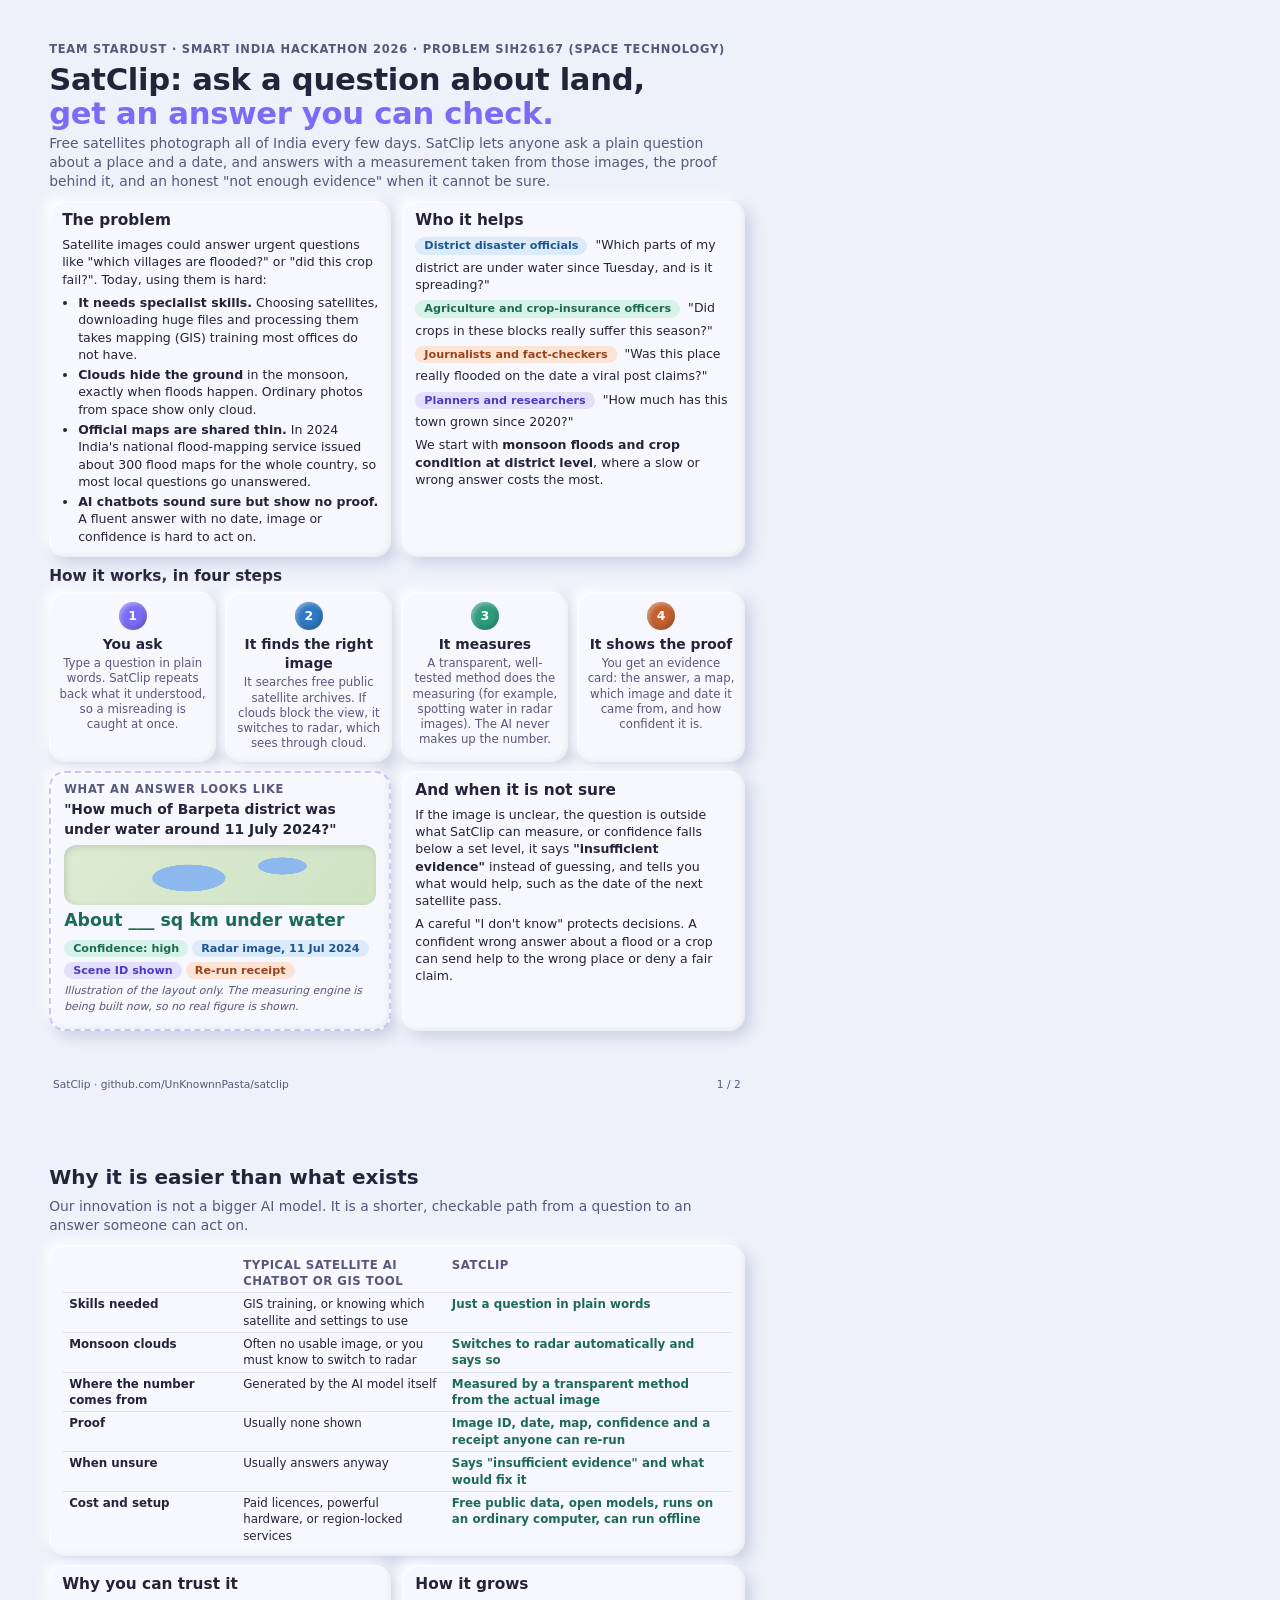
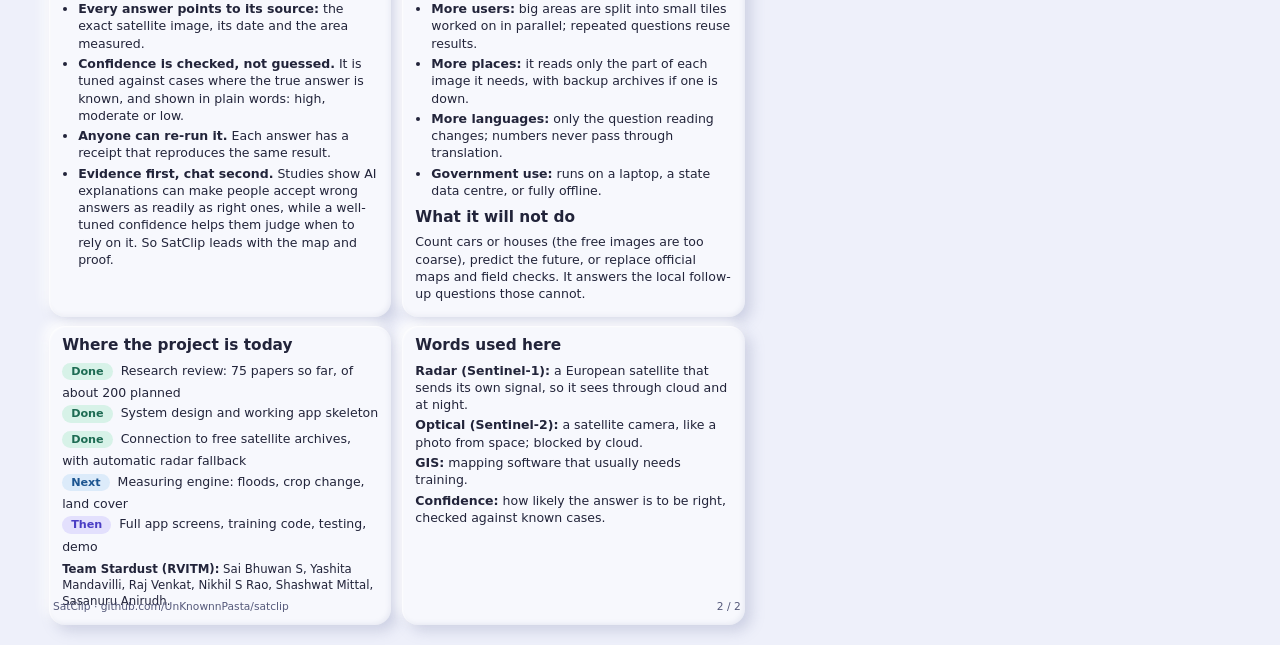
<file: docs/share/SatClip-overview.html>
<!doctype html>
<html lang="en"><head><meta charset="utf-8"><title>SatClip in two pages</title>
<style>
@page { size: A4; margin: 0; }
:root{
  --bg:#EEF0FA; --card:#F7F8FD; --ink:#22243A; --muted:#55597A;
  --lav:#7B6CF6; --lav-soft:#E3E0FD; --mint:#2E9C7B; --mint-soft:#D7F2E8;
  --peach:#C4612F; --peach-soft:#FCE3D3; --sky:#2F78C4; --sky-soft:#DCEBFA;
}
*{box-sizing:border-box}
html,body{margin:0;background:var(--bg);color:var(--ink);font-family:'Inter',system-ui,sans-serif;font-size:9.4pt;line-height:1.38}
.page{width:210mm;height:297mm;padding:11mm 13mm 10mm;overflow:hidden;page-break-after:always;position:relative}
.page:last-child{page-break-after:auto}
.clay{background:var(--card);border-radius:16px;padding:9px 13px;
  box-shadow:6px 6px 14px rgba(120,124,170,.28),-5px -5px 12px rgba(255,255,255,.95),inset 1px 1px 2px rgba(255,255,255,.9),inset -2px -2px 4px rgba(120,124,170,.10)}
h1{font-size:23pt;line-height:1.08;margin:0 0 4px;font-weight:800;letter-spacing:-.3px}
h1 span{color:var(--lav)}
h2{font-size:11.5pt;margin:0 0 5px;font-weight:800}
p{margin:0 0 6px}
.kicker{font-size:8.6pt;font-weight:700;color:var(--muted);text-transform:uppercase;letter-spacing:.8px;margin-bottom:6px}
.lede{font-size:10.4pt;color:var(--muted);margin-bottom:10px}
.grid2{display:grid;grid-template-columns:1fr 1fr;gap:11px}
.grid4{display:grid;grid-template-columns:repeat(4,1fr);gap:9px}
.mt{margin-top:9px}
.pill{display:inline-block;border-radius:999px;padding:1px 9px;font-size:8.4pt;font-weight:700;margin:0 4px 4px 0}
.p-lav{background:var(--lav-soft);color:#4A3DC4}.p-mint{background:var(--mint-soft);color:#1D6B53}
.p-peach{background:var(--peach-soft);color:#97451C}.p-sky{background:var(--sky-soft);color:#1D5590}
ul{margin:2px 0 0;padding-left:16px}li{margin-bottom:3px}
.step{text-align:center;padding:10px 9px}
.step .n{width:28px;height:28px;border-radius:50%;margin:0 auto 5px;display:flex;align-items:center;justify-content:center;font-weight:800;color:#fff;
  box-shadow:inset -2px -3px 5px rgba(0,0,0,.18),inset 2px 2px 4px rgba(255,255,255,.4)}
.step b{display:block;font-size:10.4pt;margin-bottom:2px}
.step small{color:var(--muted);font-size:8.8pt;line-height:1.3;display:block}
.card{border:2px dashed #C9C4F7}
.card .q{font-weight:700;font-size:10.4pt;margin-bottom:6px}
.answer{font-size:13pt;font-weight:800;color:#1D6B53;margin:4px 0 6px}
.mapbox{height:60px;border-radius:12px;background:
  radial-gradient(ellipse 60px 22px at 40% 55%, #8DB8EE 0 60%, transparent 62%),
  radial-gradient(ellipse 40px 14px at 70% 35%, #8DB8EE 0 60%, transparent 62%),
  linear-gradient(135deg,#DDEBD5,#CFE3C3);box-shadow:inset 2px 2px 6px rgba(0,0,0,.12)}
.note{font-size:8.2pt;color:var(--muted);font-style:italic}
table{width:100%;border-collapse:separate;border-spacing:0;font-size:8.9pt}
th,td{text-align:left;padding:3px 7px;vertical-align:top}
th{font-size:8.8pt;color:var(--muted);text-transform:uppercase;letter-spacing:.5px}
tr+tr td{border-top:1px solid #E1E3F1}
td.us{color:#1D6B53;font-weight:700}
.status li b{display:inline-block;width:64px}
.foot{position:absolute;bottom:8mm;left:14mm;right:14mm;font-size:8pt;color:var(--muted);display:flex;justify-content:space-between}
.gl dt{font-weight:800;display:inline}.gl dd{display:inline;margin:0}.gl div{margin-bottom:3px}
</style></head><body>

<!-- PAGE 1 -->
<section class="page">
  <div class="kicker">Team Stardust · Smart India Hackathon 2026 · Problem SIH26167 (Space Technology)</div>
  <h1>SatClip: ask a question about land,<br><span>get an answer you can check.</span></h1>
  <p class="lede">Free satellites photograph all of India every few days. SatClip lets anyone ask a plain question about a place and a date, and answers with a measurement taken from those images, the proof behind it, and an honest "not enough evidence" when it cannot be sure.</p>

  <div class="grid2">
    <div class="clay">
      <h2>The problem</h2>
      <p>Satellite images could answer urgent questions like "which villages are flooded?" or "did this crop fail?". Today, using them is hard:</p>
      <ul>
        <li><b>It needs specialist skills.</b> Choosing satellites, downloading huge files and processing them takes mapping (GIS) training most offices do not have.</li>
        <li><b>Clouds hide the ground</b> in the monsoon, exactly when floods happen. Ordinary photos from space show only cloud.</li>
        <li><b>Official maps are shared thin.</b> In 2024 India's national flood-mapping service issued about 300 flood maps for the whole country, so most local questions go unanswered.</li>
        <li><b>AI chatbots sound sure but show no proof.</b> A fluent answer with no date, image or confidence is hard to act on.</li>
      </ul>
    </div>
    <div class="clay">
      <h2>Who it helps</h2>
      <p><span class="pill p-sky">District disaster officials</span> "Which parts of my district are under water since Tuesday, and is it spreading?"</p>
      <p><span class="pill p-mint">Agriculture and crop-insurance officers</span> "Did crops in these blocks really suffer this season?"</p>
      <p><span class="pill p-peach">Journalists and fact-checkers</span> "Was this place really flooded on the date a viral post claims?"</p>
      <p><span class="pill p-lav">Planners and researchers</span> "How much has this town grown since 2020?"</p>
      <p style="margin-top:6px">We start with <b>monsoon floods and crop condition at district level</b>, where a slow or wrong answer costs the most.</p>
    </div>
  </div>

  <h2 class="mt">How it works, in four steps</h2>
  <div class="grid4">
    <div class="clay step"><div class="n" style="background:var(--lav)">1</div><b>You ask</b><small>Type a question in plain words. SatClip repeats back what it understood, so a misreading is caught at once.</small></div>
    <div class="clay step"><div class="n" style="background:var(--sky)">2</div><b>It finds the right image</b><small>It searches free public satellite archives. If clouds block the view, it switches to radar, which sees through cloud.</small></div>
    <div class="clay step"><div class="n" style="background:var(--mint)">3</div><b>It measures</b><small>A transparent, well-tested method does the measuring (for example, spotting water in radar images). The AI never makes up the number.</small></div>
    <div class="clay step"><div class="n" style="background:var(--peach)">4</div><b>It shows the proof</b><small>You get an evidence card: the answer, a map, which image and date it came from, and how confident it is.</small></div>
  </div>

  <div class="grid2 mt">
    <div class="clay card">
      <div class="kicker" style="margin-bottom:3px">What an answer looks like</div>
      <div class="q">"How much of Barpeta district was under water around 11 July 2024?"</div>
      <div class="mapbox"></div>
      <div class="answer">About ___ sq km under water</div>
      <span class="pill p-mint">Confidence: high</span><span class="pill p-sky">Radar image, 11 Jul 2024</span><span class="pill p-lav">Scene ID shown</span><span class="pill p-peach">Re-run receipt</span>
      <p class="note">Illustration of the layout only. The measuring engine is being built now, so no real figure is shown.</p>
    </div>
    <div class="clay">
      <h2>And when it is not sure</h2>
      <p>If the image is unclear, the question is outside what SatClip can measure, or confidence falls below a set level, it says <b>"insufficient evidence"</b> instead of guessing, and tells you what would help, such as the date of the next satellite pass.</p>
      <p>A careful "I don't know" protects decisions. A confident wrong answer about a flood or a crop can send help to the wrong place or deny a fair claim.</p>
    </div>
  </div>
  <div class="foot"><span>SatClip · github.com/UnKnownnPasta/satclip</span><span>1 / 2</span></div>
</section>

<!-- PAGE 2 -->
<section class="page">
  <h2 style="font-size:15pt">Why it is easier than what exists</h2>
  <p class="lede" style="font-size:10.4pt">Our innovation is not a bigger AI model. It is a shorter, checkable path from a question to an answer someone can act on.</p>

  <div class="clay">
    <table>
      <tr><th style="width:26%"></th><th>Typical satellite AI chatbot or GIS tool</th><th>SatClip</th></tr>
      <tr><td><b>Skills needed</b></td><td>GIS training, or knowing which satellite and settings to use</td><td class="us">Just a question in plain words</td></tr>
      <tr><td><b>Monsoon clouds</b></td><td>Often no usable image, or you must know to switch to radar</td><td class="us">Switches to radar automatically and says so</td></tr>
      <tr><td><b>Where the number comes from</b></td><td>Generated by the AI model itself</td><td class="us">Measured by a transparent method from the actual image</td></tr>
      <tr><td><b>Proof</b></td><td>Usually none shown</td><td class="us">Image ID, date, map, confidence and a receipt anyone can re-run</td></tr>
      <tr><td><b>When unsure</b></td><td>Usually answers anyway</td><td class="us">Says "insufficient evidence" and what would fix it</td></tr>
      <tr><td><b>Cost and setup</b></td><td>Paid licences, powerful hardware, or region-locked services</td><td class="us">Free public data, open models, runs on an ordinary computer, can run offline</td></tr>
    </table>
  </div>

  <div class="grid2 mt">
    <div class="clay">
      <h2>Why you can trust it</h2>
      <ul>
        <li><b>Every answer points to its source:</b> the exact satellite image, its date and the area measured.</li>
        <li><b>Confidence is checked, not guessed.</b> It is tuned against cases where the true answer is known, and shown in plain words: high, moderate or low.</li>
        <li><b>Anyone can re-run it.</b> Each answer has a receipt that reproduces the same result.</li>
        <li><b>Evidence first, chat second.</b> Studies show AI explanations can make people accept wrong answers as readily as right ones, while a well-tuned confidence helps them judge when to rely on it. So SatClip leads with the map and proof.</li>
      </ul>
    </div>
    <div class="clay">
      <h2>How it grows</h2>
      <ul>
        <li><b>More users:</b> big areas are split into small tiles worked on in parallel; repeated questions reuse results.</li>
        <li><b>More places:</b> it reads only the part of each image it needs, with backup archives if one is down.</li>
        <li><b>More languages:</b> only the question reading changes; numbers never pass through translation.</li>
        <li><b>Government use:</b> runs on a laptop, a state data centre, or fully offline.</li>
      </ul>
      <h2 style="margin-top:8px">What it will not do</h2>
      <p>Count cars or houses (the free images are too coarse), predict the future, or replace official maps and field checks. It answers the local follow-up questions those cannot.</p>
    </div>
  </div>

  <div class="grid2 mt">
    <div class="clay status">
      <h2>Where the project is today</h2>
      <ul style="list-style:none;padding-left:0">
        <li><span class="pill p-mint">Done</span> Research review: 75 papers so far, of about 200 planned</li>
        <li><span class="pill p-mint">Done</span> System design and working app skeleton</li>
        <li><span class="pill p-mint">Done</span> Connection to free satellite archives, with automatic radar fallback</li>
        <li><span class="pill p-sky">Next</span> Measuring engine: floods, crop change, land cover</li>
        <li><span class="pill p-lav">Then</span> Full app screens, training code, testing, demo</li>
      </ul>
      <p style="margin-top:6px;font-size:8.8pt"><b>Team Stardust (RVITM):</b> Sai Bhuwan S, Yashita Mandavilli, Raj Venkat, Nikhil S Rao, Shashwat Mittal, Sasanuru Anirudh.</p>
    </div>
    <div class="clay">
      <h2>Words used here</h2>
      <dl class="gl" style="margin:0">
        <div><dt>Radar (Sentinel-1):</dt> <dd>a European satellite that sends its own signal, so it sees through cloud and at night.</dd></div>
        <div><dt>Optical (Sentinel-2):</dt> <dd>a satellite camera, like a photo from space; blocked by cloud.</dd></div>
        <div><dt>GIS:</dt> <dd>mapping software that usually needs training.</dd></div>
        <div><dt>Confidence:</dt> <dd>how likely the answer is to be right, checked against known cases.</dd></div>
      </dl>
    </div>
  </div>

  <div class="foot"><span>SatClip · github.com/UnKnownnPasta/satclip</span><span>2 / 2</span></div>
</section>
</body></html>
</file>
